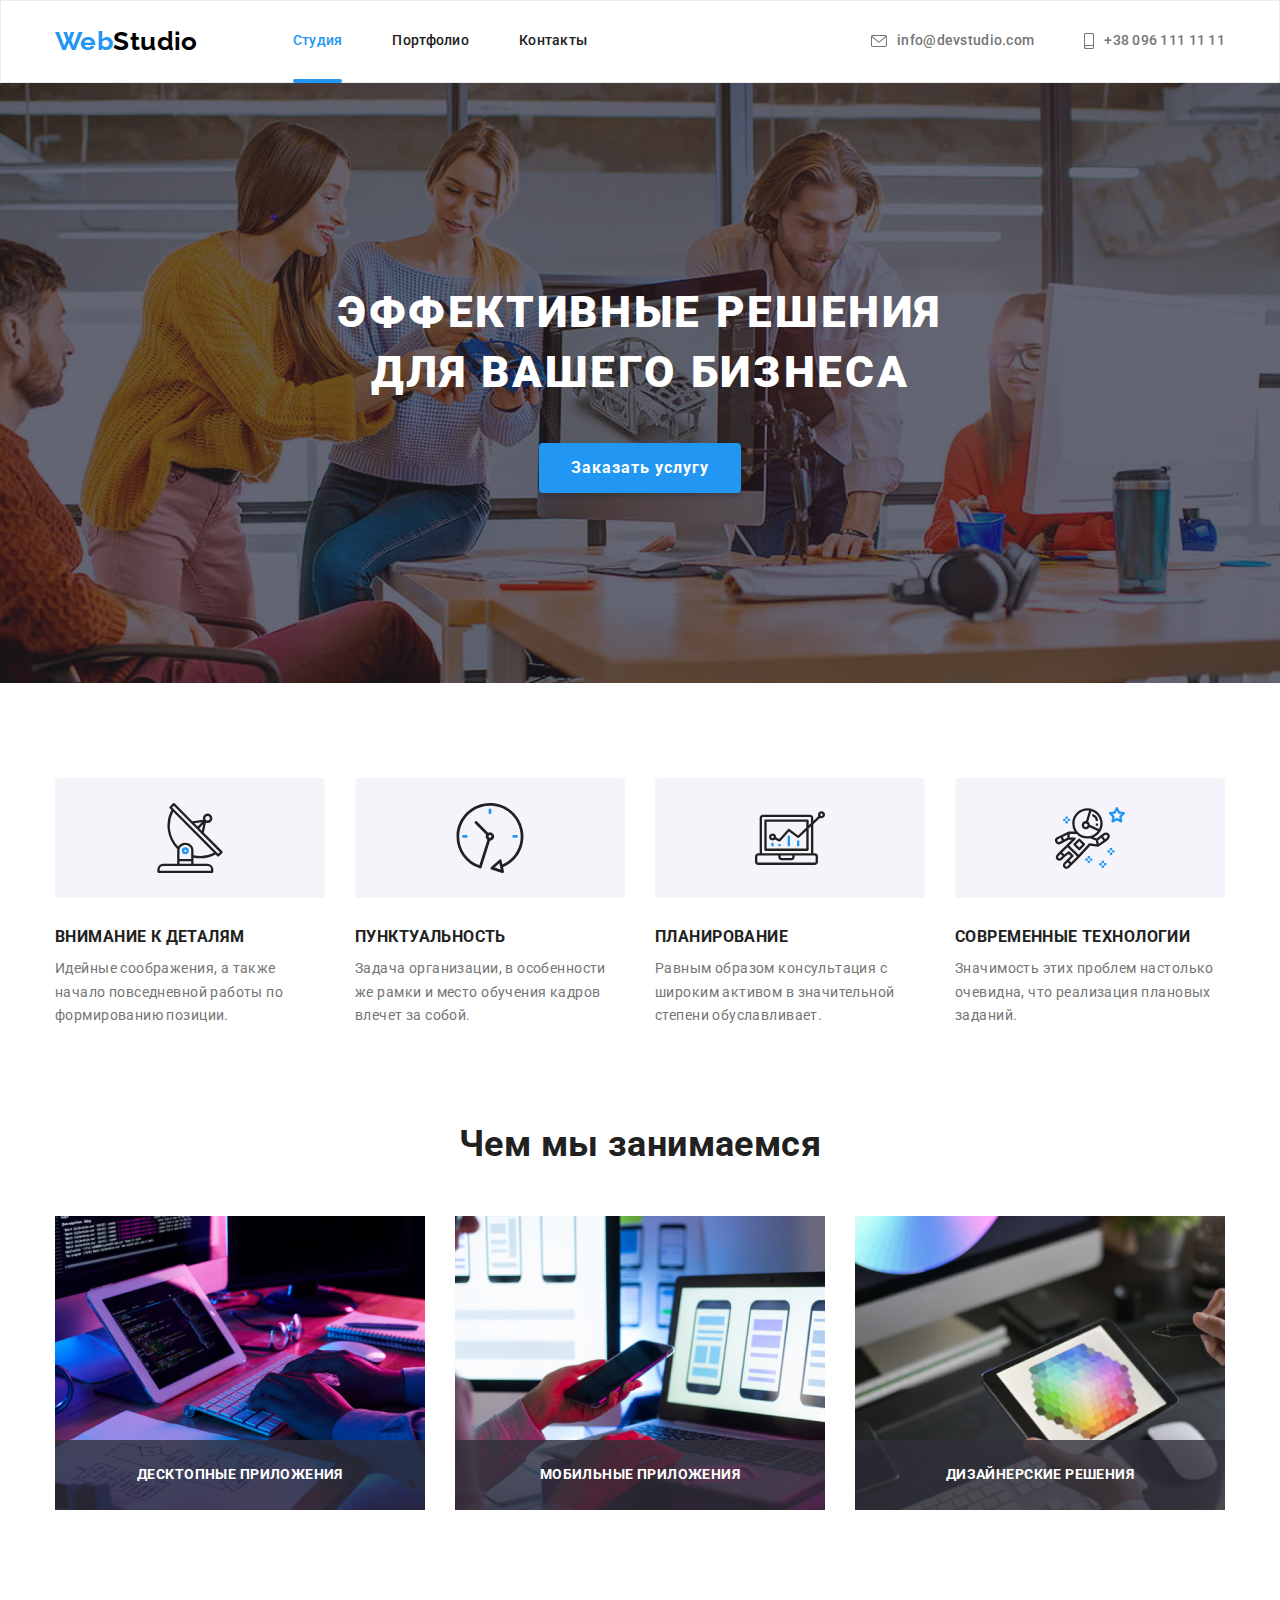
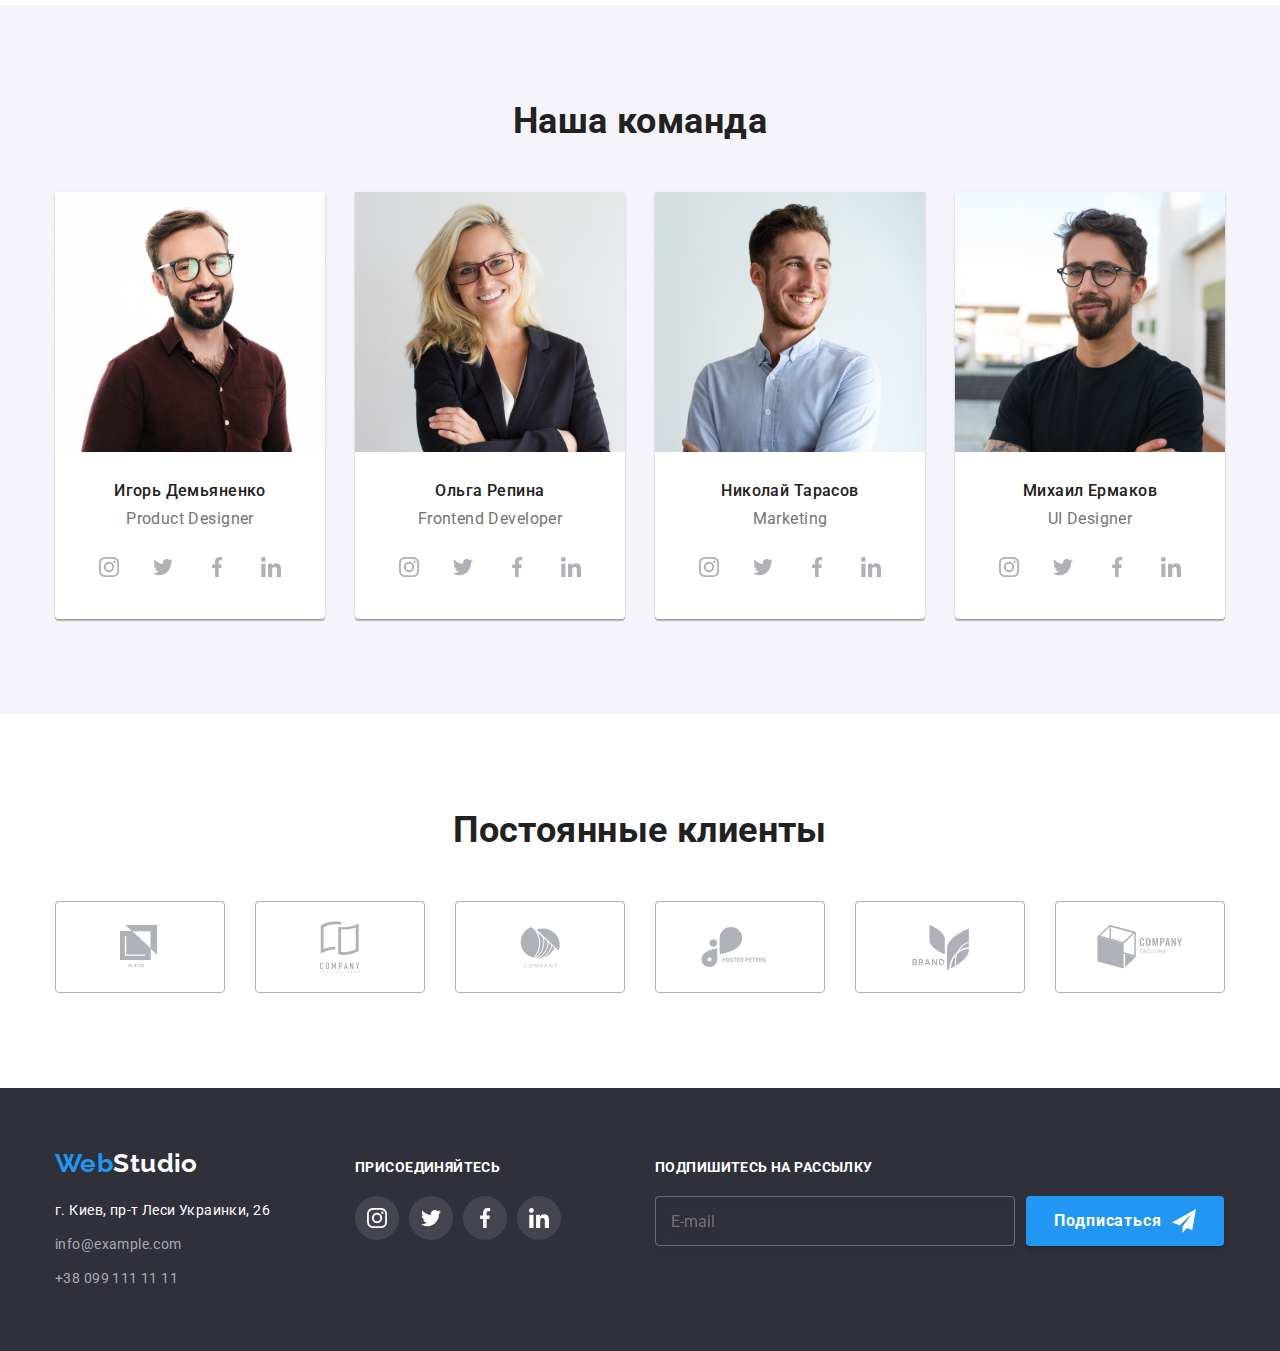
<file: index.html>
<!DOCTYPE html>
<html lang="ru">
  <head>
    <meta charset="UTF-8" />
    <meta http-equiv="X-UA-Compatible" content="IE=edge" />
    <meta name="viewport" content="width=device-width, initial-scale=1.0" />
    <title>Document</title>
    <link rel="preconnect" href="https://fonts.gstatic.com" />
    <link
      href="https://fonts.googleapis.com/css2?family=Raleway:wght@700&family=Roboto:wght@400;500;700;900&display=swap"
      rel="stylesheet"
    />
    <link
      rel="stylesheet"
      href="https://cdnjs.cloudflare.com/ajax/libs/modern-normalize/1.0.0/modern-normalize.css"
    />
    <link rel="stylesheet" href="./css/main.css" />
  </head>
  <body>
    <!-- Шапка страницы -->
    <header class="head">
      <div class="container head__container">
        <nav class="nav">
          <a class="logo head__logo" lang="en" href="">
            <span>Web</span>Studio</a
          >
          <ul class="menu list">
            <li class="menu__item">
              <a class="current-page" href="">Студия</a>
            </li>
            <li class="menu__item">
              <a
                class="link head__link nav__link"
                href="./portfolio/portfolio.html"
                >Портфолио</a
              >
            </li>
            <li class="menu__item">
              <a class="link head__link nav__link" href="">Контакты</a>
            </li>
          </ul>
        </nav>
        <ul class="tel-mail list">
          <li class="tel-mail__item">
            <a
              class="tel-mail__link link head__link"
              href="mailto:info@devstudio.com"
            >
              <svg class="tel-mail__icon" width="16px" height="12px">
                <use href="./images/icons/sprite.svg#icon-envelope"></use>
              </svg>
              info@devstudio.com</a
            >
          </li>
          <li class="tel-mail__item">
            <a class="tel-mail__link link head__link" href="tel:+380961111111">
              <svg class="tel-mail__icon" width="10px" height="16px">
                <use href="./images/icons/sprite.svg#icon-smartphone"></use>
              </svg>
              +38 096 111 11 11</a
            >
          </li>
        </ul>
      </div>
    </header>
    <!-- Уникальный контент -->
    <main>
      <section class="hero">
        <div class="hero__container">
          <h1 class="main-page-title">
            Эффективные решения<br />
            для вашего бизнеса
          </h1>
          <button class="button cursors" type="button" data-modal-open>
            Заказать услугу
          </button>
        </div>
      </section>
      <section class="section features">
        <div class="container">
          <h2 class="section__title visually-hidden">Преимущества</h2>
          <ul class="list card-set">
            <li class="item features__item">
              <div class="features__container">
                <svg class="features__icon">
                  <use href="./images/icons/sprite.svg#icon-antenna"></use>
                </svg>
              </div>
              <h3 class="features__title">Внимание к деталям</h3>
              <p>
                Идейные соображения, а также начало повседневной работы по
                формированию позиции.
              </p>
            </li>
            <li class="item features__item">
              <div class="features__container">
                <svg class="features__icon">
                  <use href="./images/icons/sprite.svg#icon-clock"></use>
                </svg>
              </div>
              <h3 class="features__title">Пунктуальность</h3>
              <p>
                Задача организации, в особенности же рамки и место обучения
                кадров влечет за собой.
              </p>
            </li>
            <li class="item features__item">
              <div class="features__container">
                <svg class="features__icon">
                  <use href="./images/icons/sprite.svg#icon-diagram"></use>
                </svg>
              </div>
              <h3 class="features__title">Планирование</h3>
              <p>
                Равным образом консультация с широким активом в значительной
                степени обуславливает.
              </p>
            </li>
            <li class="item features__item">
              <div class="features__container">
                <svg class="features__icon">
                  <use href="./images/icons/sprite.svg#icon-astronaut"></use>
                </svg>
              </div>
              <h3 class="features__title">Современные технологии</h3>
              <p>
                Значимость этих проблем настолько очевидна, что реализация
                плановых заданий.
              </p>
            </li>
          </ul>
        </div>
      </section>
      <section class="gallery">
        <div class="container">
          <h2 class="section__title">Чем мы занимаемся</h2>
          <ul class="list card-set">
            <li class="item gallery__item">
              <img
                src="./images/img-1.jpg"
                width="370"
                alt="Планшет с клавиатурой"
              />
              <div class="overlay">
                <h3 class="title--uppercase">Десктопные приложения</h3>
              </div>
            </li>
            <li class="item gallery__item">
              <img
                src="./images/img-2.jpg"
                width="370"
                alt="Ноутбук и телефон"
              />
              <div class="overlay">
                <h3 class="title--uppercase">Мобильные приложения</h3>
              </div>
            </li>
            <li class="item gallery__item">
              <img src="./images/img-3.jpg" width="370" alt="Планшет" />
              <div class="overlay">
                <h3 class="title--uppercase">Дизайнерские решения</h3>
              </div>
            </li>
          </ul>
        </div>
      </section>
      <section class="section team">
        <div class="container">
          <h2 class="section__title">Наша команда</h2>
          <ul class="list team__list card-set">
            <li class="worker item">
              <img src="./images/img-4.jpg" width="270" alt="Наш сотрудник" />
              <div class="worker__name">
                <h3 class="worker__name__title">Игорь Демьяненко</h3>
                <p class="worker__name__item" lang="en">Product Designer</p>
                <ul class="list socials">
                  <li class="socials__item">
                    <a
                      href=""
                      class="socials__icon--link"
                      target="_blank"
                      rel="noopener noreferrer"
                    >
                      <svg class="socials__icon--svg">
                        <use
                          href="./images/icons/sprite.svg#icon-instagram"
                        ></use>
                      </svg>
                    </a>
                  </li>
                  <li class="socials__item">
                    <a
                      href=""
                      class="socials__icon--link"
                      target="_blank"
                      rel="noopener noreferrer"
                    >
                      <svg class="socials__icon--svg">
                        <use
                          href="./images/icons/sprite.svg#icon-twitter"
                        ></use>
                      </svg>
                    </a>
                  </li>
                  <li class="socials__item">
                    <a
                      href=""
                      class="socials__icon--link"
                      target="_blank"
                      rel="noopener noreferrer"
                    >
                      <svg class="socials__icon--svg">
                        <use
                          href="./images/icons/sprite.svg#icon-facebook"
                        ></use>
                      </svg>
                    </a>
                  </li>
                  <li class="socials__item">
                    <a
                      href=""
                      class="socials__icon--link"
                      target="_blank"
                      rel="noopener noreferrer"
                    >
                      <svg class="socials__icon--svg">
                        <use
                          href="./images/icons/sprite.svg#icon-linkedin"
                        ></use>
                      </svg>
                    </a>
                  </li>
                </ul>
              </div>
            </li>
            <li class="worker item">
              <img src="./images/img-5.jpg" width="270" alt="Наш сотрудник" />
              <div class="worker__name">
                <h3 class="worker__name__title">Ольга Репина</h3>
                <p class="worker__name__item" lang="en">Frontend Developer</p>
                <ul class="list socials">
                  <li class="socials__item">
                    <a
                      href=""
                      class="socials__icon--link"
                      target="_blank"
                      rel="noopener noreferrer"
                    >
                      <svg class="socials__icon--svg">
                        <use
                          href="./images/icons/sprite.svg#icon-instagram"
                        ></use>
                      </svg>
                    </a>
                  </li>
                  <li class="socials__item">
                    <a
                      href=""
                      class="socials__icon--link"
                      target="_blank"
                      rel="noopener noreferrer"
                    >
                      <svg class="socials__icon--svg">
                        <use
                          href="./images/icons/sprite.svg#icon-twitter"
                        ></use>
                      </svg>
                    </a>
                  </li>
                  <li class="socials__item">
                    <a
                      href=""
                      class="socials__icon--link"
                      target="_blank"
                      rel="noopener noreferrer"
                    >
                      <svg class="socials__icon--svg">
                        <use
                          href="./images/icons/sprite.svg#icon-facebook"
                        ></use>
                      </svg>
                    </a>
                  </li>
                  <li class="socials__item">
                    <a
                      href=""
                      class="socials__icon--link"
                      target="_blank"
                      rel="noopener noreferrer"
                    >
                      <svg class="socials__icon--svg">
                        <use
                          href="./images/icons/sprite.svg#icon-linkedin"
                        ></use>
                      </svg>
                    </a>
                  </li>
                </ul>
              </div>
            </li>
            <li class="worker item">
              <img src="./images/img-6.jpg" width="270" alt="Наш сотрудник" />
              <div class="worker__name">
                <h3 class="worker__name__title">Николай Тарасов</h3>
                <p class="worker__name__item" lang="en">Marketing</p>
                <ul class="list socials">
                  <li class="socials__item">
                    <a
                      href=""
                      class="socials__icon--link"
                      target="_blank"
                      rel="noopener noreferrer"
                    >
                      <svg class="socials__icon--svg">
                        <use
                          href="./images/icons/sprite.svg#icon-instagram"
                        ></use>
                      </svg>
                    </a>
                  </li>
                  <li class="socials__item">
                    <a
                      href=""
                      class="socials__icon--link"
                      target="_blank"
                      rel="noopener noreferrer"
                    >
                      <svg class="socials__icon--svg">
                        <use
                          href="./images/icons/sprite.svg#icon-twitter"
                        ></use>
                      </svg>
                    </a>
                  </li>
                  <li class="socials__item">
                    <a
                      href=""
                      class="socials__icon--link"
                      target="_blank"
                      rel="noopener noreferrer"
                    >
                      <svg class="socials__icon--svg">
                        <use
                          href="./images/icons/sprite.svg#icon-facebook"
                        ></use>
                      </svg>
                    </a>
                  </li>
                  <li class="socials__item">
                    <a
                      href=""
                      class="socials__icon--link"
                      target="_blank"
                      rel="noopener noreferrer"
                    >
                      <svg class="socials__icon--svg">
                        <use
                          href="./images/icons/sprite.svg#icon-linkedin"
                        ></use>
                      </svg>
                    </a>
                  </li>
                </ul>
              </div>
            </li>
            <li class="worker item">
              <img src="./images/img-7.jpg" width="270" alt="Наш сотрудник" />
              <div class="worker__name">
                <h3 class="worker__name__title">Михаил Ермаков</h3>
                <p class="worker__name__item" lang="en">UI Designer</p>
                <ul class="list socials">
                  <li class="socials__item">
                    <a
                      href=""
                      class="socials__icon--link"
                      target="_blank"
                      rel="noopener noreferrer"
                    >
                      <svg class="socials__icon--svg">
                        <use
                          href="./images/icons/sprite.svg#icon-instagram"
                        ></use>
                      </svg>
                    </a>
                  </li>
                  <li class="socials__item">
                    <a
                      href=""
                      class="socials__icon--link"
                      target="_blank"
                      rel="noopener noreferrer"
                    >
                      <svg class="socials__icon--svg">
                        <use
                          href="./images/icons/sprite.svg#icon-twitter"
                        ></use>
                      </svg>
                    </a>
                  </li>
                  <li class="socials__item">
                    <a
                      href=""
                      class="socials__icon--link"
                      target="_blank"
                      rel="noopener noreferrer"
                    >
                      <svg class="socials__icon--svg">
                        <use
                          href="./images/icons/sprite.svg#icon-facebook"
                        ></use>
                      </svg>
                    </a>
                  </li>
                  <li class="socials__item">
                    <a
                      href=""
                      class="socials__icon--link"
                      target="_blank"
                      rel="noopener noreferrer"
                    >
                      <svg class="socials__icon--svg">
                        <use
                          href="./images/icons/sprite.svg#icon-linkedin"
                        ></use>
                      </svg>
                    </a>
                  </li>
                </ul>
              </div>
            </li>
          </ul>
        </div>
      </section>
      <section class="clients">
        <div class="container">
          <h2 class="section__title">Постоянные клиенты</h2>
          <ul class="clients__list list">
            <li class="clients__item">
              <a href="" class="clients__link">
                <svg class="clients__icon-svg" width="41px" height="47px">
                  <use href="./images/icons/sprite.svg#icon-logo-one"></use>
                </svg>
              </a>
            </li>
            <li class="clients__item">
              <a href="" class="clients__link">
                <svg class="clients__icon-svg" width="40px" height="52px">
                  <use href="./images/icons/sprite.svg#icon-logo-two"></use>
                </svg>
              </a>
            </li>
            <li class="clients__item">
              <a href="" class="clients__link">
                <svg class="clients__icon-svg" width="43px" height="41px">
                  <use href="./images/icons/sprite.svg#icon-logo-three"></use>
                </svg>
              </a>
            </li>
            <li class="clients__item">
              <a href="" class="clients__link">
                <svg class="clients__icon-svg" width="84px" height="41px">
                  <use href="./images/icons/sprite.svg#icon-logo-four"></use>
                </svg>
              </a>
            </li>
            <li class="clients__item">
              <a href="" class="clients__link">
                <svg class="clients__icon-svg" width="63px" height="45px">
                  <use href="./images/icons/sprite.svg#icon-logo-five"></use>
                </svg>
              </a>
            </li>
            <li class="clients__item">
              <a href="" class="clients__link">
                <svg class="clients__icon-svg" width="94px" height="44px">
                  <use href="./images/icons/sprite.svg#icon-logo-six"></use>
                </svg>
              </a>
            </li>
          </ul>
        </div>
      </section>
    </main>
    <!-- Низ странички -->
    <footer class="dark-bg footer">
      <div class="container footer__container">
        <div class="info-about">
          <a class="link logo footer__logo" lang="en" href="">
            <span>Web</span>Studio</a
          >
          <address class="address">
            <a
              class="link address__link"
              href="https://goo.gl/maps/kLFrnwB74S1Tniot8"
              >г. Киев, пр-т Леси Украинки, 26</a
            >
            <ul class="list">
              <li>
                <a class="link" href="mailto:info@example.com"
                  >info@example.com</a
                >
              </li>
              <li>
                <a class="link" href="tel:+380991111111">+38 099 111 11 11</a>
              </li>
            </ul>
          </address>
        </div>
        <div class="join">
          <h3 class="title--uppercase">Присоединяйтесь</h3>
          <ul class="list footer__socials">
            <li class="footer__socials__item">
              <a
                href=""
                class="footer__socials__icon--link"
                target="_blank"
                rel="noopener noreferrer"
              >
                <svg class="footer__socials__icon--svg">
                  <use href="./images/icons/sprite.svg#icon-instagram"></use>
                </svg>
              </a>
            </li>
            <li class="footer__socials__item">
              <a
                href=""
                class="footer__socials__icon--link"
                target="_blank"
                rel="noopener noreferrer"
              >
                <svg class="footer__socials__icon--svg">
                  <use href="./images/icons/sprite.svg#icon-twitter"></use>
                </svg>
              </a>
            </li>
            <li class="footer__socials__item">
              <a
                href=""
                class="footer__socials__icon--link"
                target="_blank"
                rel="noopener noreferrer"
              >
                <svg class="footer__socials__icon--svg">
                  <use href="./images/icons/sprite.svg#icon-facebook"></use>
                </svg>
              </a>
            </li>
            <li class="footer__socials__item">
              <a
                href=""
                class="footer__socials__icon--link"
                target="_blank"
                rel="noopener noreferrer"
              >
                <svg class="footer__socials__icon--svg">
                  <use href="./images/icons/sprite.svg#icon-linkedin"></use>
                </svg>
              </a>
            </li>
          </ul>
        </div>
        <div class="subscribe">
          <h3 class="title--uppercase">Подпишитесь на рассылку</h3>
          <form class="subscribe__form">
            <input
              type="email"
              name="user-mail"
              placeholder="E-mail"
              class="subscribe__field"
            />
            <button class="button cursors subscribe__btn" type="submit">
              Подписаться
              <svg class="subscribe__svg">
                <use href="./images/icons/sprite.svg#icon-send"></use>
              </svg>
            </button>
          </form>
        </div>
      </div>
    </footer>
    <div class="backdrop is-hidden" data-modal>
      <div class="modal">
        <button
          class="modal__close--btn cursors"
          type="button"
          data-modal-close
        >
          <svg class="modal__close--svg">
            <use href="./images/icons/sprite.svg#icon-cross"></use>
          </svg>
        </button>
        <p class="modal__form--title">
          Оставьте свои данные, мы вам перезвоним
        </p>
        <form class="modal-form">
          <div class="modal__form--container">
            <label class="modal__form--label"
              >Имя

              <input
                class="modal__form--field"
                name="user-name"
                type="text"
              /><svg class="modal__form--svg" width="12px" height="12px">
                <use href="./images/icons/sprite.svg#icon-modal-man"></use>
              </svg>
            </label>
          </div>
          <div class="modal__form--container">
            <label class="modal__form--label"
              >Телефон

              <input class="modal__form--field" name="user-phone" type="tel" />
              <svg class="modal__form--svg" width="13px" height="13px">
                <use href="./images/icons/sprite.svg#icon-modal-phone"></use>
              </svg>
            </label>
          </div>
          <div class="modal__form--container">
            <label class="modal__form--label"
              >Почта

              <input
                class="modal__form--field"
                name="user-email"
                type="email"
              />
              <svg class="modal__form--svg" width="15px" height="12px">
                <use href="./images/icons/sprite.svg#icon-modal-envelope"></use>
              </svg>
            </label>
          </div>

          <label class="modal__form--label"
            >Комментарий
            <textarea
              class="modal__form--field modal__form--message"
              name="user-mesage"
              placeholder="Введите текст"
            ></textarea>
          </label>

          <input
            type="checkbox"
            name="user-checkbox"
            class="visually-hidden checkbox"
            id="checkbox"
          />
          <label class="checkbox__label cursors" for="checkbox">
            Соглашаюсь с рассылкой и принимаю
            <a class="checkbox__link" href="#">Условия договора</a>
          </label>
        </form>
        <button class="button modal__btn cursors" type="submit">
          Отправить
        </button>
      </div>
    </div>
    <script src="./js/modal.js"></script>
  </body>
</html>
</file>
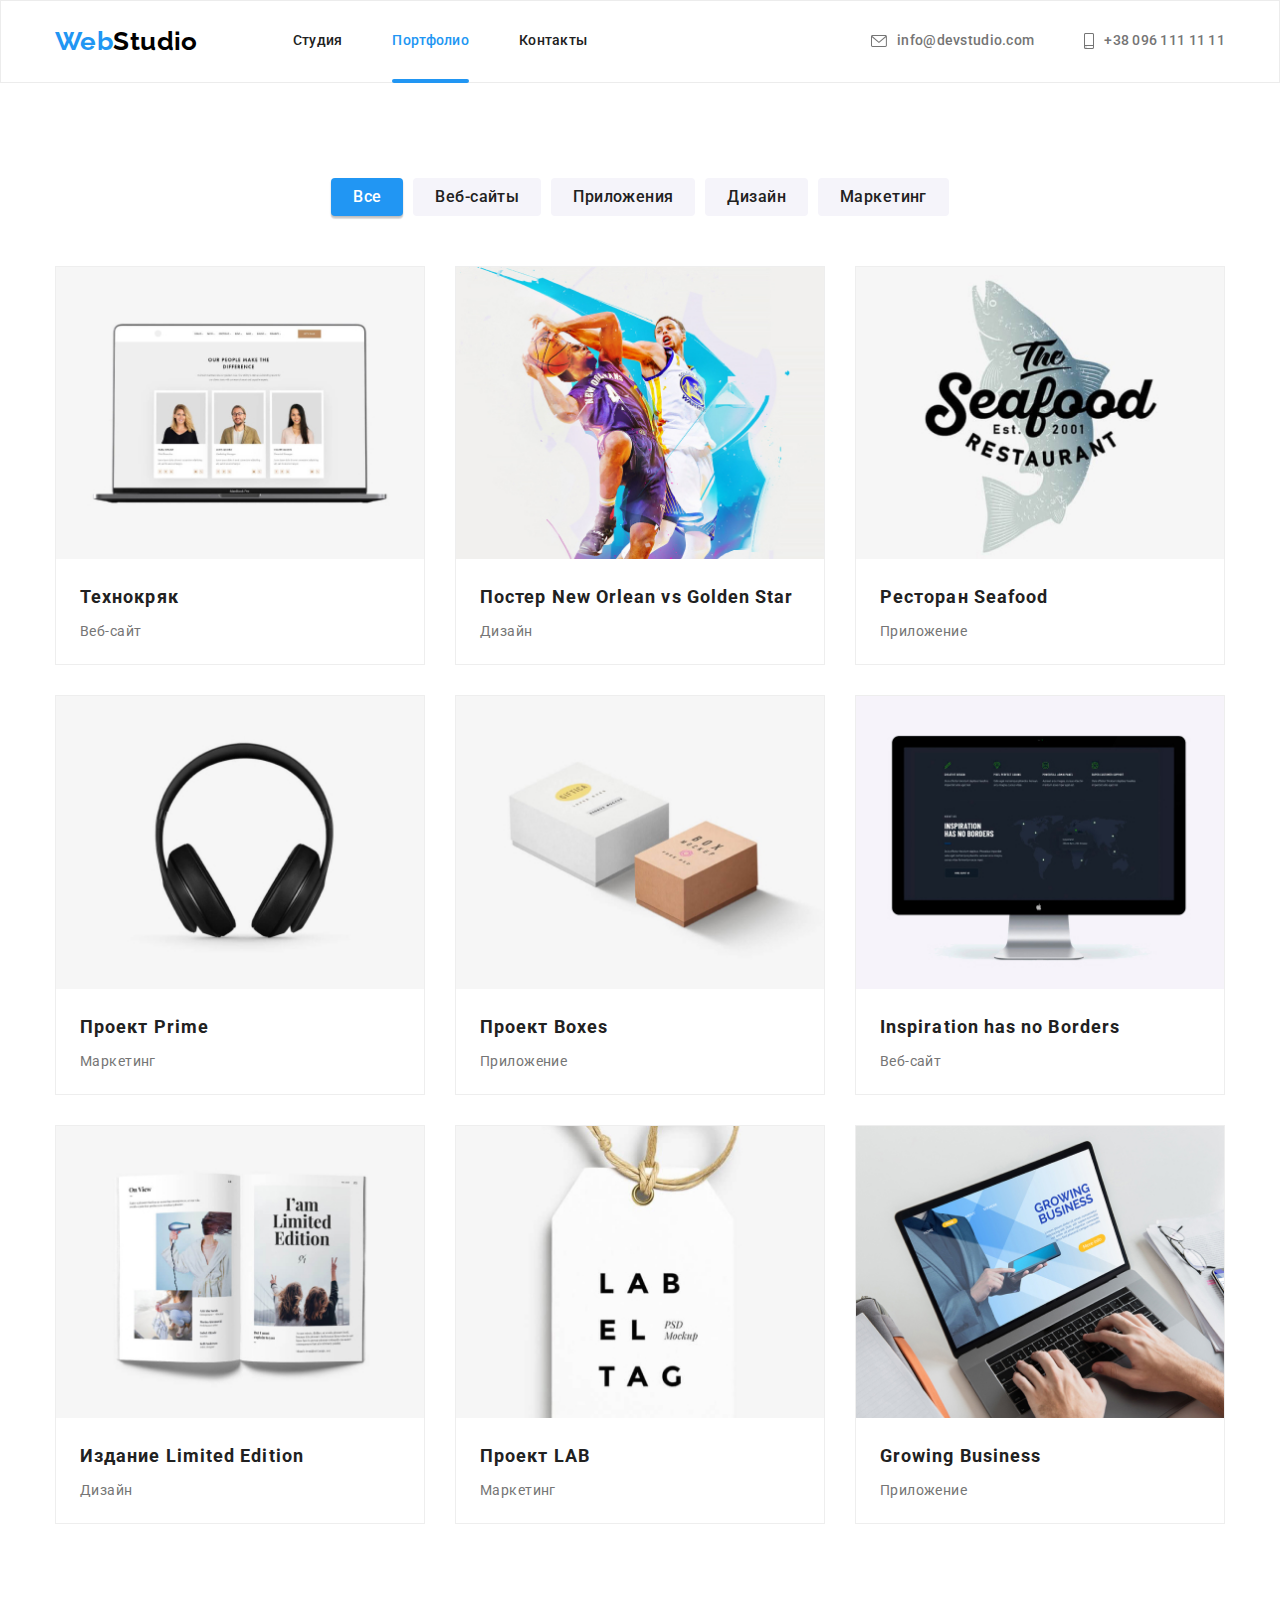
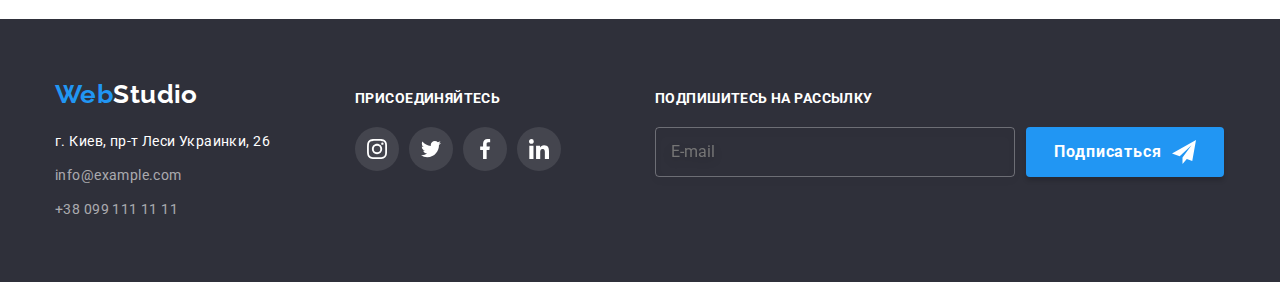
<file: portfolio/portfolio.html>
<!DOCTYPE html>
<html lang="ru">
  <head>
    <meta charset="UTF-8" />
    <meta http-equiv="X-UA-Compatible" content="IE=edge" />
    <meta name="viewport" content="width=device-width, initial-scale=1.0" />
    <title>Portfolio</title>
    <link rel="preconnect" href="https://fonts.gstatic.com" />
    <link
      href="https://fonts.googleapis.com/css2?family=Raleway:wght@700&family=Roboto:wght@400;500;700;900&display=swap"
      rel="stylesheet"
    />
    <link
      rel="stylesheet"
      href="https://cdnjs.cloudflare.com/ajax/libs/modern-normalize/1.0.0/modern-normalize.css"
    />
    <link rel="stylesheet" href="../css/main.css" />
  </head>
  <body>
    <!-- Шапка портфолио -->
    <header class="head">
      <div class="container head__container">
        <nav class="nav">
          <a class="logo head__logo" lang="en" href="">
            <span>Web</span>Studio</a
          >
          <ul class="menu list">
            <li class="menu__item">
              <a class="link head__link nav__link" href="../index.html"
                >Студия</a
              >
            </li>
            <li class="menu__item">
              <a class="current-page" href="">Портфолио</a>
            </li>
            <li class="menu__item">
              <a class="link head__link nav__link" href="">Контакты</a>
            </li>
          </ul>
        </nav>
        <ul class="tel-mail list">
          <li class="tel-mail__item">
            <a
              class="tel-mail__link link head__link"
              href="mailto:info@devstudio.com"
            >
              <svg class="tel-mail__icon" width="16px" height="12px">
                <use href="../images/icons/sprite.svg#icon-envelope"></use>
              </svg>
              info@devstudio.com</a
            >
          </li>
          <li class="tel-mail__item">
            <a class="tel-mail__link link head__link" href="tel:+380961111111">
              <svg class="tel-mail__icon" width="10px" height="16px">
                <use href="../images/icons/sprite.svg#icon-smartphone"></use>
              </svg>
              +38 096 111 11 11</a
            >
          </li>
        </ul>
      </div>
    </header>
    <!-- уникальный сектор портфолио -->
    <main>
      <section class="section portfolio">
        <div class="container">
          <h1 class="visually-hidden">Фильтр</h1>

          <ul class="list filter">
            <li class="filter__menu">
              <button class="filter__btn cursors default-btn" type="button">
                Все
              </button>
            </li>
            <li class="filter__menu">
              <button class="filter__btn cursors" type="button">
                Веб-сайты
              </button>
            </li>
            <li class="filter__menu">
              <button class="filter__btn cursors" type="button">
                Приложения
              </button>
            </li>
            <li class="filter__menu">
              <button class="filter__btn cursors" type="button">Дизайн</button>
            </li>
            <li class="filter__menu">
              <button class="filter__btn cursors" type="button">
                Маркетинг
              </button>
            </li>
          </ul>

          <ul class="list card-set">
            <li class="filter__item">
              <a href="" class="filter__link">
                <div class="overlay__container">
                  <img src="../images/img-8.jpg" width="370" alt="Ноутбук" />
                  <div class="overlay__txt--container">
                    <p class="overlay__txt">
                      Технокряк это современная площадка распространения
                      коронавируса. Компании используют эту платформу для
                      цифрового шпионажа и атак на защищённые сервера
                      конкурентов.
                    </p>
                  </div>
                </div>
                <div class="suggestion">
                  <h3 class="suggestion__title">Технокряк</h3>
                  <p>Веб-сайт</p>
                </div></a
              >
            </li>
            <li class="filter__item">
              <a href="" class="filter__link">
                <div class="overlay__container">
                  <img
                    src="../images/img-9.jpg"
                    width="370"
                    alt="Два баскетболиста"
                  />
                  <div class="overlay__txt--container">
                    <p class="overlay__txt">
                      Технокряк это современная площадка распространения
                      коронавируса. Компании используют эту платформу для
                      цифрового шпионажа и атак на защищённые сервера
                      конкурентов.
                    </p>
                  </div>
                </div>
                <div class="suggestion">
                  <h3 class="suggestion__title">
                    Постер New Orlean vs Golden Star
                  </h3>
                  <p>Дизайн</p>
                </div></a
              >
            </li>
            <li class="filter__item">
              <a href="" class="filter__link">
                <div class="overlay__container">
                  <img src="../images/img-10.jpg" width="370" alt="Рыба" />
                  <div class="overlay__txt--container">
                    <p class="overlay__txt">
                      Технокряк это современная площадка распространения
                      коронавируса. Компании используют эту платформу для
                      цифрового шпионажа и атак на защищённые сервера
                      конкурентов.
                    </p>
                  </div>
                </div>
                <div class="suggestion">
                  <h3 class="suggestion__title">Ресторан Seafood</h3>
                  <p>Приложение</p>
                </div></a
              >
            </li>
            <li class="filter__item">
              <a href="" class="filter__link">
                <div class="overlay__container">
                  <img src="../images/img-11.jpg" width="370" alt="Наушники" />
                  <div class="overlay__txt--container">
                    <p class="overlay__txt">
                      Технокряк это современная площадка распространения
                      коронавируса. Компании используют эту платформу для
                      цифрового шпионажа и атак на защищённые сервера
                      конкурентов.
                    </p>
                  </div>
                </div>
                <div class="suggestion">
                  <h3 class="suggestion__title">Проект Prime</h3>
                  <p>Маркетинг</p>
                </div></a
              >
            </li>
            <li class="filter__item">
              <a href="" class="filter__link">
                <div class="overlay__container">
                  <img
                    src="../images/img-12.jpg"
                    width="370"
                    alt="Две коробки"
                  />
                  <div class="overlay__txt--container">
                    <p class="overlay__txt">
                      Технокряк это современная площадка распространения
                      коронавируса. Компании используют эту платформу для
                      цифрового шпионажа и атак на защищённые сервера
                      конкурентов.
                    </p>
                  </div>
                </div>
                <div class="suggestion">
                  <h3 class="suggestion__title">Проект Boxes</h3>
                  <p>Приложение</p>
                </div></a
              >
            </li>
            <li class="filter__item">
              <a href="" class="filter__link">
                <div class="overlay__container">
                  <img src="../images/img-13.jpg" width="370" alt="Экран" />
                  <div class="overlay__txt--container">
                    <p class="overlay__txt">
                      Технокряк это современная площадка распространения
                      коронавируса. Компании используют эту платформу для
                      цифрового шпионажа и атак на защищённые сервера
                      конкурентов.
                    </p>
                  </div>
                </div>
                <div class="suggestion">
                  <h3 class="suggestion__title" lang="en">
                    Inspiration has no Borders
                  </h3>
                  <p>Веб-сайт</p>
                </div></a
              >
            </li>
            <li class="filter__item">
              <a href="" class="filter__link">
                <div class="overlay__container">
                  <img src="../images/img-14.jpg" width="370" alt="Книга" />
                  <div class="overlay__txt--container">
                    <p class="overlay__txt">
                      Технокряк это современная площадка распространения
                      коронавируса. Компании используют эту платформу для
                      цифрового шпионажа и атак на защищённые сервера
                      конкурентов.
                    </p>
                  </div>
                </div>
                <div class="suggestion">
                  <h3 class="suggestion__title">Издание Limited Edition</h3>
                  <p>Дизайн</p>
                </div></a
              >
            </li>
            <li class="filter__item">
              <a href="" class="filter__link">
                <div class="overlay__container">
                  <img
                    src="../images/img-15.jpg"
                    width="370"
                    alt="Какая-то хрень"
                  />
                  <div class="overlay__txt--container">
                    <p class="overlay__txt">
                      Технокряк это современная площадка распространения
                      коронавируса. Компании используют эту платформу для
                      цифрового шпионажа и атак на защищённые сервера
                      конкурентов.
                    </p>
                  </div>
                </div>
                <div class="suggestion">
                  <h3 class="suggestion__title">Проект LAB</h3>
                  <p>Маркетинг</p>
                </div></a
              >
            </li>
            <li class="filter__item">
              <a href="" class="filter__link">
                <div class="overlay__container">
                  <img
                    src="../images/img-16.jpg"
                    width="370"
                    alt=" Ноутбук и крепкие, мужские руки"
                  />
                  <div class="overlay__txt--container">
                    <p class="overlay__txt">
                      Технокряк это современная площадка распространения
                      коронавируса. Компании используют эту платформу для
                      цифрового шпионажа и атак на защищённые сервера
                      конкурентов.
                    </p>
                  </div>
                </div>
                <div class="suggestion">
                  <h3 class="suggestion__title">Growing Business</h3>
                  <p>Приложение</p>
                </div></a
              >
            </li>
          </ul>
        </div>
      </section>
    </main>
    <!-- низ страницы -->
    <footer class="dark-bg footer">
      <div class="container footer__container">
        <div class="info-about">
          <a class="link logo footer__logo" lang="en" href="">
            <span>Web</span>Studio</a
          >
          <address class="address">
            <a
              class="link address__link"
              href="https://goo.gl/maps/kLFrnwB74S1Tniot8"
              >г. Киев, пр-т Леси Украинки, 26</a
            >
            <ul class="list">
              <li>
                <a class="link" href="mailto:info@example.com"
                  >info@example.com</a
                >
              </li>
              <li>
                <a class="link" href="tel:+380991111111">+38 099 111 11 11</a>
              </li>
            </ul>
          </address>
        </div>
        <div class="join">
          <h3 class="title--uppercase">Присоединяйтесь</h3>
          <ul class="list footer__socials">
            <li class="footer__socials__item">
              <a
                href=""
                class="footer__socials__icon--link"
                target="_blank"
                rel="noopener noreferrer"
              >
                <svg class="footer__socials__icon--svg">
                  <use href="../images/icons/sprite.svg#icon-instagram"></use>
                </svg>
              </a>
            </li>
            <li class="footer__socials__item">
              <a
                href=""
                class="footer__socials__icon--link"
                target="_blank"
                rel="noopener noreferrer"
              >
                <svg class="footer__socials__icon--svg">
                  <use href="../images/icons/sprite.svg#icon-twitter"></use>
                </svg>
              </a>
            </li>
            <li class="footer__socials__item">
              <a
                href=""
                class="footer__socials__icon--link"
                target="_blank"
                rel="noopener noreferrer"
              >
                <svg class="footer__socials__icon--svg">
                  <use href="../images/icons/sprite.svg#icon-facebook"></use>
                </svg>
              </a>
            </li>
            <li class="footer__socials__item">
              <a
                href=""
                class="footer__socials__icon--link"
                target="_blank"
                rel="noopener noreferrer"
              >
                <svg class="footer__socials__icon--svg">
                  <use href="../images/icons/sprite.svg#icon-linkedin"></use>
                </svg>
              </a>
            </li>
          </ul>
        </div>
        <div class="subscribe">
          <h3 class="title--uppercase">Подпишитесь на рассылку</h3>
          <form class="subscribe__form">
            <input
              type="email"
              name="user-mail"
              placeholder="E-mail"
              class="subscribe__field"
            />
            <button class="button cursors subscribe__btn" type="submit">
              Подписаться
              <svg class="subscribe__svg">
                <use href="../images/icons/sprite.svg#icon-send"></use>
              </svg>
            </button>
          </form>
        </div>
      </div>
    </footer>
  </body>
</html>
</file>
<file: css/main.css>
@charset "UTF-8";
:root {
  --accent-color: #2196f3;
  --titles-color: #212121;
  --main-text-color: #757575;
  --dark-bg-text: #ffffff;
  --mail-tel-color: rgba(255, 255, 255, 0.6);
  --logo-black-cl: #000000;
  --icons-fill: #afb1b8;
  --dark-background: #2f303a;
  --second-background: #f5f4fa;
  --main-font: "Roboto", sans-serif;
  --logo-font: "Raleway", sans-serif;
}

html {
  box-sizing: border-box;
}

*,
*::before,
*::after {
  box-sizing: inherit;
}

body {
  font-family: var(--main-font);
  font-size: 14px;
  font-weight: 400;
  line-height: 1.71;
  letter-spacing: 0.03em;
  color: var(--main-text-color);
}

img {
  display: block;
  max-width: 100%;
  height: auto;
}

h1,
h2,
h3,
h4,
h5,
h6,
p {
  margin: 0;
}

.visually-hidden {
  position: absolute !important;
  clip: rect(1px 1px 1px 1px);
  clip: rect(1px, 1px, 1px, 1px);
  padding: 0 !important;
  border: 0 !important;
  height: 1px !important;
  width: 1px !important;
  overflow: hidden;
}

/* Утилиты */
.link {
  color: inherit;
  text-decoration: none;
  transition-property: color;
  transition-duration: 250ms;
  transition-timing-function: cubic-bezier(0.4, 0, 0.2, 1);
}

.link:hover,
.link:focus {
  color: var(--accent-color);
}

.cursors {
  cursor: pointer;
}

.list {
  list-style: none;
  margin: 0;
  padding-left: 0;
}

.container {
  width: 1200px;
  padding-right: 15px;
  padding-left: 15px;
  margin-right: auto;
  margin-left: auto;
}

.card-set {
  display: flex;
  flex-wrap: wrap;
  margin-left: -30px;
  margin-top: -30px;
}

.item {
  margin-left: 30px;
  margin-top: 30px;
}

.address {
  font-style: inherit;
}

.address__link {
  color: var(--dark-bg-text);
}

.address li a {
  color: var(--mail-tel-color);
}

.address li {
  display: flex;
  margin-top: 10px;
}

.menu {
  display: inline-flex;
}

.menu__item:not(:last-child) {
  margin-right: 50px;
}

.socials {
  margin-top: 16px;
  display: inline-flex;
}

.socials__item:not(:last-child) {
  margin-right: 10px;
}

.socials__icon--link {
  display: flex;
  align-items: center;
  justify-content: center;
  width: 44px;
  height: 44px;
  border-radius: 50%;
  background-color: var(--dark-bg-text);
  transition-property: background-color;
  transition-duration: 250ms;
  transition-timing-function: cubic-bezier(0.4, 0, 0.2, 1);
}

.socials__icon--link:hover,
.socials__icon--link:focus {
  background-color: var(--accent-color);
}

.socials__icon--link:hover .socials__icon--svg,
.socials__icon--link:focus .socials__icon--svg {
  fill: var(--dark-bg-text);
}

.socials__icon--svg {
  width: 20px;
  height: 20px;
  fill: var(--icons-fill);
  transition-property: fill;
  transition-duration: 250ms;
  transition-timing-function: cubic-bezier(0.4, 0, 0.2, 1);
}

.logo {
  padding-top: 25px;
  padding-bottom: 25px;
  text-decoration: none;
  color: var(--logo-black-cl);
  font-family: var(--logo-font);
  font-weight: bold;
  font-size: 26px;
  line-height: 1.19;
}

.logo > span {
  color: var(--accent-color);
}

.button {
  margin-right: auto;
  margin-left: auto;
  padding: 10px 32px;
  font-weight: bold;
  font-size: 16px;
  line-height: 1.87;
  display: flex;
  align-items: center;
  text-align: center;
  letter-spacing: 0.06em;
  border-style: none;
  color: var(--dark-bg-text);
  background-color: var(--accent-color);
  box-shadow: 0px 4px 4px rgba(0, 0, 0, 0.15);
  border-radius: 4px;
}

.default-btn {
  color: var(--dark-bg-text);
  background-color: var(--accent-color);
  box-shadow: 0px 3px 1px rgba(0, 0, 0, 0.1), 0px 1px 2px rgba(0, 0, 0, 0.08), 0px 2px 2px rgba(0, 0, 0, 0.12);
}

.title--uppercase {
  margin-bottom: 20px;
  font-size: 14px;
  line-height: 1.14;
  text-transform: uppercase;
  text-align: unset;
  color: var(--dark-bg-text);
}

.main-page-title {
  margin-bottom: 40px;
  font-weight: 900;
  font-size: 44px;
  line-height: 1.36;
  text-align: center;
  letter-spacing: 0.06em;
  text-transform: uppercase;
  color: var(--dark-bg-text);
}

.section__title {
  margin-bottom: 50px;
  font-size: 36px;
  line-height: 1.17;
  text-align: center;
  color: var(--titles-color);
}

.backdrop {
  position: fixed;
  top: 0;
  left: 0;
  width: 100%;
  height: 100%;
  background: rgba(0, 0, 0, 0.2);
  overflow: auto;
  transition: visibility 250ms cubic-bezier(0.4, 0, 0.2, 1), opacity 250ms cubic-bezier(0.4, 0, 0.2, 1);
}

.modal {
  position: absolute;
  top: 50%;
  left: 50%;
  transform: translate(-50%, -50%);
  width: 528px;
  height: 581px;
  background-color: var(--dark-bg-text);
  padding: 40px;
  transition: tranform 250ms cubic-bezier(0.4, 0, 0.2, 1), opacity 250ms cubic-bezier(0.4, 0, 0.2, 1);
}

.modal__close--btn {
  position: absolute;
  padding: 0;
  right: 8px;
  top: 8px;
  display: flex;
  align-items: center;
  justify-content: center;
  width: 30px;
  height: 30px;
  border-radius: 50%;
  border: 1px solid rgba(0, 0, 0, 0.1);
  background-color: var(--dark-bg-text);
  box-sizing: border-box;
}

.modal__close--svg {
  fill: var(--logo-black-cl);
  width: 11px;
  height: 11px;
  border-radius: 50%;
  background-color: var(--dark-bg-text);
  transition-property: fill;
  transition-duration: 250ms;
  transition-timing-function: cubic-bezier(0.4, 0, 0.2, 1);
}

.modal__close--btn:focus .modal__close--svg,
.modal__close--btn:hover .modal__close--svg {
  fill: var(--accent-color);
}

.modal__form--container {
  display: block;
  position: relative;
  width: 100%;
  height: 100%;
}

.modal__form--svg {
  position: absolute;
  left: 14px;
  top: 54%;
  display: inline-block;
  fill: var(--titles-color);
  transition-property: fill;
  transition-duration: 250ms;
  transition-timing-function: cubic-bezier(0.4, 0, 0.2, 1);
}

.modal__form--title {
  font-weight: 700;
  font-size: 20px;
  line-height: 1.15;
  text-align: center;
  color: var(--titles-color);
}

.modal__form--field {
  padding-left: 42px;
  padding-top: 4px;
  height: 40px;
  width: 100%;
  background: transparent;
  border: 1px solid rgba(33, 33, 33, 0.2);
  border-radius: 4px;
  outline: none;
  font-size: 16px;
}

.modal__form--field:-webkit-autofill,
.modal__form--field:-webkit-autofill:hover,
.modal__form--field:-webkit-autofill:focus {
  -webkit-text-fill-color: var(--logo-black-cl);
  -webkit-box-shadow: 0 0 0px 1000px var(--dark-bg-text) inset;
}

.modal__form--field:focus {
  border-color: var(--accent-color);
}

.modal__form--field:focus + .modal__form--svg {
  fill: var(--accent-color);
}

.modal__form--message {
  height: 120px;
  resize: none;
  padding: 12px 16px;
}

.modal__form--label {
  display: block;
  margin-top: 10px;
  font-size: 12px;
  line-height: 1.17;
  letter-spacing: 0.01em;
}

.modal__btn {
  margin-top: 30px;
}

.is-hidden {
  opacity: 0;
  visibility: hidden;
  pointer-events: none;
}

.checkbox__label {
  display: flex;
  align-items: center;
  justify-content: center;
  margin-top: 20px;
  width: 100%;
}

.checkbox__label::before {
  content: "";
  display: inline-block;
  margin-right: 7px;
  width: 16px;
  height: 16px;
  border: 2px solid var(--logo-black-cl);
  border-radius: 2px;
}

.checkbox:checked + .checkbox__label::before {
  background-image: url(../images/icons/check.svg);
  background-repeat: no-repeat;
  background-position: center;
  background-size: 11px 8px;
  background-color: var(--accent-color);
  border: var(--accent-color);
}

.checkbox__link {
  margin-left: 5px;
  color: var(--accent-color);
}

html {
  box-sizing: border-box;
}

*,
*::before,
*::after {
  box-sizing: inherit;
}

body {
  font-family: var(--main-font);
  font-size: 14px;
  font-weight: 400;
  line-height: 1.71;
  letter-spacing: 0.03em;
  color: var(--main-text-color);
}

img {
  display: block;
  max-width: 100%;
  height: auto;
}

h1,
h2,
h3,
h4,
h5,
h6,
p {
  margin: 0;
}

.visually-hidden {
  position: absolute !important;
  clip: rect(1px 1px 1px 1px);
  clip: rect(1px, 1px, 1px, 1px);
  padding: 0 !important;
  border: 0 !important;
  height: 1px !important;
  width: 1px !important;
  overflow: hidden;
}

/* Утилиты */
.link {
  color: inherit;
  text-decoration: none;
  transition-property: color;
  transition-duration: 250ms;
  transition-timing-function: cubic-bezier(0.4, 0, 0.2, 1);
}

.link:hover,
.link:focus {
  color: var(--accent-color);
}

.title--uppercase {
  margin-bottom: 20px;
  font-size: 14px;
  line-height: 1.14;
  text-transform: uppercase;
  text-align: unset;
  color: var(--dark-bg-text);
}

.cursors {
  cursor: pointer;
}

.list {
  list-style: none;
  margin: 0;
  padding-left: 0;
}

.section__title {
  margin-bottom: 50px;
  font-size: 36px;
  line-height: 1.17;
  text-align: center;
  color: var(--titles-color);
}

.dark-bg {
  background-color: var(--dark-background);
}

.container {
  width: 1200px;
  padding-right: 15px;
  padding-left: 15px;
  margin-right: auto;
  margin-left: auto;
}

.head {
  border: 1px solid #ececec;
}

.head__logo {
  margin-right: 95px;
}

.head__container {
  display: flex;
  align-items: center;
  justify-content: flex-start;
}

.head__link {
  padding-top: 32px;
  padding-bottom: 32px;
  font-weight: 500;
  font-size: 14px;
  line-height: 1.14;
  letter-spacing: 0.02em;
}

.main-page-title {
  margin-bottom: 40px;
  font-weight: 900;
  font-size: 44px;
  line-height: 1.36;
  text-align: center;
  letter-spacing: 0.06em;
  text-transform: uppercase;
  color: var(--dark-bg-text);
}

.nav {
  display: flex;
  align-items: center;
  color: var(--titles-color);
  margin-right: auto;
}

.nav__link {
  display: block;
  position: relative;
}

.nav__link::after {
  display: block;
  content: "";
  position: absolute;
  width: 100%;
  height: 4px;
  left: 0;
  bottom: -1.5px;
  background: var(--accent-color);
  border-radius: 2px;
  opacity: 0;
  transition-property: opacity;
  transition-duration: 250ms;
  transition-timing-function: cubic-bezier(0.4, 0, 0.2, 1);
}

.nav__link:hover::after,
.nav__link:focus::after {
  opacity: 1;
}

.tel-mail {
  display: flex;
}

.tel-mail li:not(:last-child) {
  margin-right: 50px;
}

.tel-mail__link {
  display: flex;
  align-items: center;
}

.tel-mail__icon {
  margin-right: 10px;
  fill: currentColor;
}

.address {
  font-style: inherit;
}

.address__link {
  color: var(--dark-bg-text);
}

.address li a {
  color: var(--mail-tel-color);
}

.address li {
  display: flex;
  margin-top: 10px;
}

.menu {
  display: inline-flex;
}

.menu__item:not(:last-child) {
  margin-right: 50px;
}

.section {
  padding-top: 95px;
}

.card-set {
  display: flex;
  flex-wrap: wrap;
  margin-left: -30px;
  margin-top: -30px;
}

.item {
  margin-left: 30px;
  margin-top: 30px;
}

.button {
  margin-right: auto;
  margin-left: auto;
  padding: 10px 32px;
  font-weight: bold;
  font-size: 16px;
  line-height: 1.87;
  display: flex;
  align-items: center;
  text-align: center;
  letter-spacing: 0.06em;
  border-style: none;
  color: var(--dark-bg-text);
  background-color: var(--accent-color);
  box-shadow: 0px 4px 4px rgba(0, 0, 0, 0.15);
  border-radius: 4px;
}

.logo {
  padding-top: 25px;
  padding-bottom: 25px;
  text-decoration: none;
  color: var(--logo-black-cl);
  font-family: var(--logo-font);
  font-weight: bold;
  font-size: 26px;
  line-height: 1.19;
}

.logo > span {
  color: var(--accent-color);
}

.hero {
  padding-top: 200px;
  padding-bottom: 200px;
}

.hero {
  margin-right: auto;
  margin-left: auto;
  height: 600px;
  max-width: 1600px;
  background-color: var(--dark-background);
  background-image: linear-gradient(to right, rgba(47, 48, 58, 0.4), rgba(47, 48, 58, 0.4)), url(../images/bg/background-img.jpg);
  background-repeat: no-repeat;
  background-size: cover;
  background-position: center;
}

.hero > h1 + button {
  text-align: center;
}

.features {
  padding-top: 95px;
  padding-bottom: 95px;
}

.features__container {
  display: flex;
  align-items: center;
  justify-content: center;
  margin-bottom: 30px;
  width: 270px;
  height: 120px;
  background-color: var(--second-background);
  border-radius: 4px;
}

.features__item {
  width: 270px;
  flex-basis: calc((100% - 4 * 30px) / 4);
}

.features__title {
  margin-bottom: 10px;
  line-height: 1.14;
  text-transform: uppercase;
  color: var(--titles-color);
}

.features__icon {
  width: 70px;
  height: 70px;
}

.gallery {
  padding-bottom: 95px;
}

.gallery__item {
  flex-basis: calc((100% - 3 * 30px) / 3);
  text-align: center;
  position: relative;
}

.overlay {
  padding-top: 27px;
  padding-bottom: 27px;
  width: 100%;
  height: 70px;
  left: 0;
  bottom: 0;
  position: absolute;
  background: rgba(47, 48, 58, 0.8);
}

.team {
  background-color: var(--second-background);
  padding-bottom: 95px;
  padding-top: 95px;
}

.worker {
  flex-basis: calc((100% - 4 * 30px) / 4);
  text-align: center;
  background: #ffffff;
  box-shadow: 0px 1px 3px rgba(0, 0, 0, 0.12), 0px 1px 1px rgba(0, 0, 0, 0.14), 0px 2px 1px rgba(0, 0, 0, 0.2);
  border-radius: 0px 0px 4px 4px;
}

.worker__name {
  padding: 30px;
}

.worker__name__title {
  font-weight: 500;
  font-size: 16px;
  line-height: 1.18;
  color: var(--titles-color);
  margin-bottom: 10px;
}

.worker__name__item {
  font-size: 16px;
  line-height: 1.18;
  margin-bottom: 0;
}

.socials {
  margin-top: 16px;
  display: inline-flex;
}

.socials__item:not(:last-child) {
  margin-right: 10px;
}

.socials__icon--link {
  display: flex;
  align-items: center;
  justify-content: center;
  width: 44px;
  height: 44px;
  border-radius: 50%;
  background-color: var(--dark-bg-text);
  transition-property: background-color;
  transition-duration: 250ms;
  transition-timing-function: cubic-bezier(0.4, 0, 0.2, 1);
}

.socials__icon--link:hover,
.socials__icon--link:focus {
  background-color: var(--accent-color);
}

.socials__icon--link:hover .socials__icon--svg,
.socials__icon--link:focus .socials__icon--svg {
  fill: var(--dark-bg-text);
}

.socials__icon--svg {
  width: 20px;
  height: 20px;
  fill: var(--icons-fill);
  transition-property: fill;
  transition-duration: 250ms;
  transition-timing-function: cubic-bezier(0.4, 0, 0.2, 1);
}

.clients {
  padding-top: 95px;
  padding-bottom: 95px;
}

.clients__list {
  display: flex;
  align-items: center;
}

.clients__item:not(:last-child) {
  margin-right: 30px;
}

.clients__link {
  display: flex;
  align-items: center;
  justify-content: center;
  width: 170px;
  height: 92px;
  border: 1px solid var(--icons-fill);
  box-sizing: border-box;
  border-radius: 4px;
  transition-property: border;
  transition-duration: 250ms;
  transition-timing-function: cubic-bezier(0.4, 0, 0.2, 1);
}

.clients__link:hover,
.clients__link:focus {
  border: 1px solid var(--accent-color);
}

.clients__link:hover .clients__icon-svg,
.clients__link:focus .clients__icon-svg {
  fill: var(--accent-color);
}

.clients__icon-svg {
  fill: var(--icons-fill);
  transition-property: fill;
  transition-duration: 250ms;
  transition-timing-function: cubic-bezier(0.4, 0, 0.2, 1);
}

.footer {
  padding-top: 60px;
  padding-bottom: 60px;
}

.footer__logo {
  display: flex;
  margin-bottom: 20px;
  margin-right: auto;
  padding: 0;
  color: var(--dark-bg-text);
}

.footer__container {
  display: flex;
  align-items: baseline;
}

.footer__socials {
  display: inline-flex;
}

.footer__socials__item:not(:last-child) {
  margin-right: 10px;
}

.footer__socials__icon--link {
  display: flex;
  align-items: center;
  justify-content: center;
  width: 44px;
  height: 44px;
  border-radius: 50%;
  background-color: rgba(255, 255, 255, 0.1);
  transition-property: background-color;
  transition-duration: 250ms;
  transition-timing-function: cubic-bezier(0.4, 0, 0.2, 1);
}

.footer__socials__icon--link:hover,
.footer__socials__icon--link:focus {
  background-color: var(--accent-color);
}

.footer__socials__icon--link:hover .footer__socials__icon--svg,
.footer__socials__icon--link:focus .footer__socials__icon--svg {
  fill: var(--dark-bg-text);
}

.footer__socials__icon--svg {
  width: 20px;
  height: 20px;
  fill: var(--dark-bg-text);
  transition-property: fill;
  transition-duration: 250ms;
  transition-timing-function: cubic-bezier(0.4, 0, 0.2, 1);
}

.info-about {
  width: 270px;
}

.join {
  margin-left: 30px;
  width: 270px;
}

.subscribe {
  margin-left: 30px;
  width: 570px;
}

.subscribe__form {
  display: flex;
  align-items: center;
  justify-content: space-between;
}

.subscribe__field {
  background: transparent;
  padding-left: 15px;
  width: 360px;
  height: 50px;
  margin-right: 10px;
  border: 1px solid rgba(255, 255, 255, 0.3);
  filter: drop-shadow(0px 4px 4px rgba(0, 0, 0, 0.15));
  border-radius: 4px;
  outline: none;
  font-size: 16px;
  line-height: 1.25;
  color: rgba(255, 255, 255, 0.6);
}

.subscribe__field:focus {
  border-color: var(--accent-color);
}

.subscribe__btn {
  padding: 10px 28px;
}

.subscribe__svg {
  margin-left: 10px;
  width: 24px;
  height: 24px;
}

/* Страница портфолио */
.portfolio {
  padding-bottom: 95px;
}

.filter {
  display: flex;
  justify-content: center;
  margin-bottom: 50px;
}

.filter__menu:not(:last-child) {
  margin-right: 10px;
}

.filter__item {
  margin-left: 30px;
  margin-top: 30px;
  flex-basis: calc((100% - 3 * 30px) / 3);
  background-color: var(--dark-bg-text);
  border: 1px solid #eeeeee;
  box-sizing: border-box;
}

.filter__link:hover,
.filter__link:focus {
  box-shadow: 0px 1px 1px rgba(0, 0, 0, 0.12), 0px 4px 4px rgba(0, 0, 0, 0.06), 1px 4px 6px rgba(0, 0, 0, 0.16);
}

.filter__link:hover .overlay__txt--container,
.filter__link:focus .overlay__txt--container {
  opacity: 1;
}

.filter__link {
  display: block;
  height: 100%;
  color: inherit;
  text-decoration: none;
  transition-property: box-shadow;
  transition-duration: 250ms;
  transition-timing-function: cubic-bezier(0.4, 0, 0.2, 1);
}

.filter__link:hover .overlay__txt--container,
.filter__link:focus .overlay__txt--container {
  transform: translateY(0);
}

.filter__btn {
  padding: 6px 22px;
  border-style: none;
  border-radius: 4px;
  letter-spacing: inherit;
  font-weight: 500;
  font-size: 16px;
  line-height: 1.62;
  text-align: center;
  color: var(--titles-color);
  background: var(--second-background);
  transition-property: background-color, box-shadow, color;
  transition-duration: 250ms;
  transition-timing-function: cubic-bezier(0.4, 0, 0.2, 1);
}

.filter__btn:hover,
.filter__btn:focus {
  color: var(--dark-bg-text);
  background-color: var(--accent-color);
  box-shadow: 0px 3px 1px rgba(0, 0, 0, 0.1), 0px 1px 2px rgba(0, 0, 0, 0.08), 0px 2px 2px rgba(0, 0, 0, 0.12);
}

.default-btn {
  color: var(--dark-bg-text);
  background-color: var(--accent-color);
  box-shadow: 0px 3px 1px rgba(0, 0, 0, 0.1), 0px 1px 2px rgba(0, 0, 0, 0.08), 0px 2px 2px rgba(0, 0, 0, 0.12);
}

.suggestion {
  padding: 20px 24px;
}

.suggestion__title {
  margin-bottom: 5px;
  color: var(--titles-color);
  font-size: 18px;
  line-height: 2;
  letter-spacing: 0.06em;
}

.overlay__container {
  position: relative;
  overflow: hidden;
}

.overlay__txt--container:hover,
.overlay__txt--container:focus {
  opacity: 1;
}

.overlay__txt--container {
  display: inline-block;
  content: "";
  position: absolute;
  top: 0;
  left: 0;
  width: 100%;
  height: 100%;
  background: rgba(33, 150, 243, 0.9);
  transition-property: opacity, transform;
  transition-duration: 250ms;
  transition-timing-function: cubic-bezier(0.4, 0, 0.2, 1);
  opacity: 0;
  transform: translateY(100%);
}

.overlay__txt {
  position: absolute;
  top: 50%;
  left: 50%;
  transform: translate(-50%, -50%);
  width: 322px;
  height: 168px;
  font-size: 18px;
  line-height: 1.56;
  color: var(--dark-bg-text);
  transition-property: opacity;
  transition-duration: 250ms;
  transition-timing-function: cubic-bezier(0.4, 0, 0.2, 1);
}

.current-page {
  display: block;
  position: relative;
  color: var(--accent-color);
  padding-top: 32px;
  padding-bottom: 32px;
  text-decoration: none;
  font-weight: 500;
  font-size: 14px;
  line-height: 1.14;
  letter-spacing: 0.02em;
}

.current-page::after {
  display: block;
  content: "";
  position: absolute;
  width: 100%;
  height: 4px;
  left: 0;
  bottom: -1.5px;
  background: var(--accent-color);
  border-radius: 2px;
}
/*# sourceMappingURL=main.css.map */
</file>
